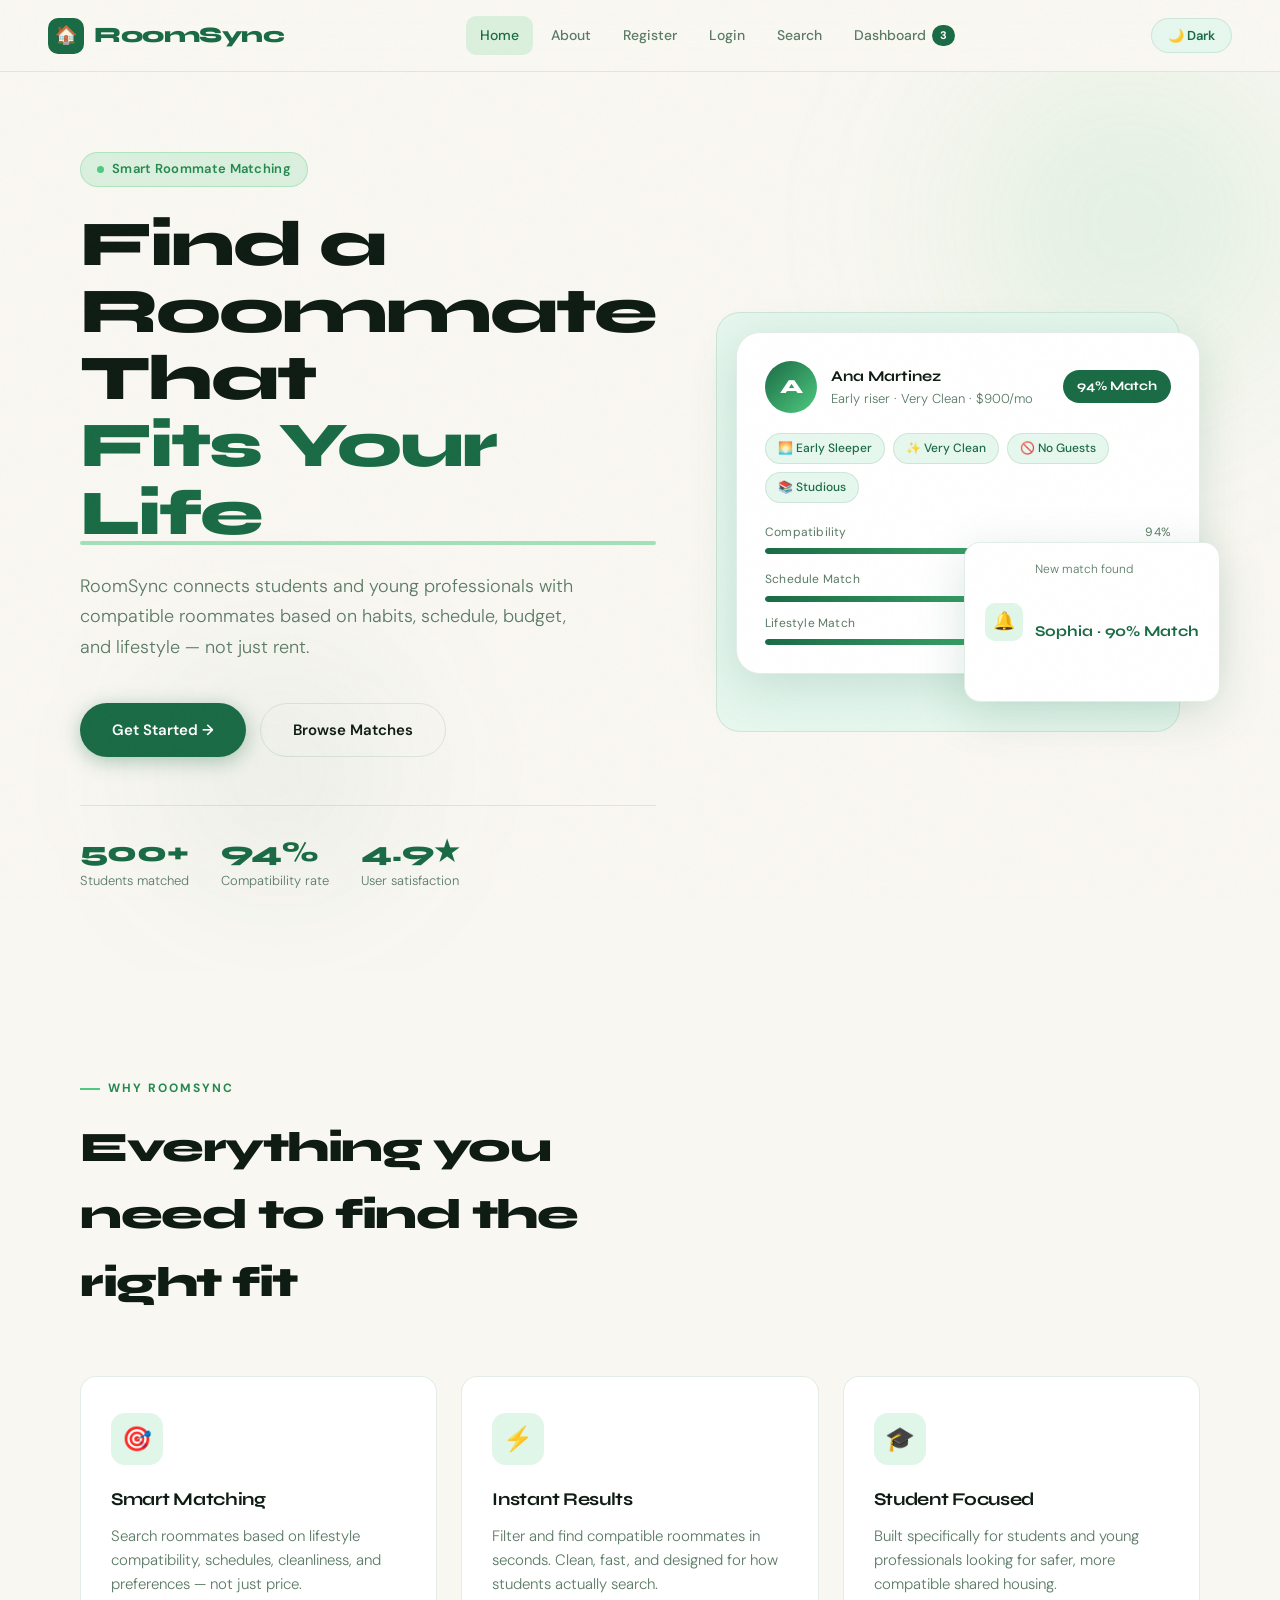
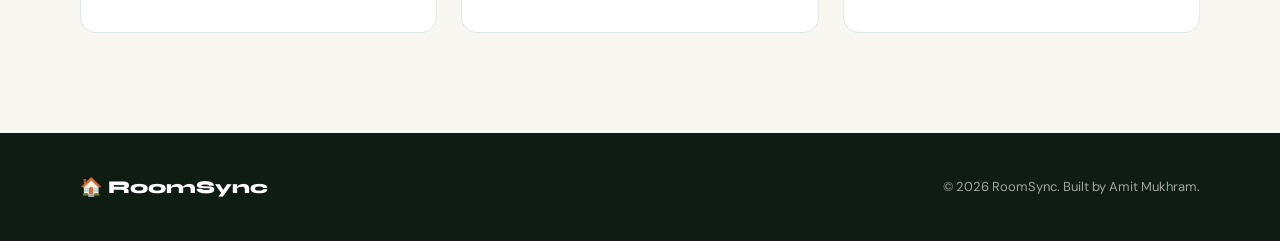
<file: index.html>
<!DOCTYPE html>
<html lang="en">
<head>
  <meta charset="UTF-8">
  <meta name="viewport" content="width=device-width, initial-scale=1.0">
  <title>RoomSync — Find Your Perfect Roommate</title>
  <meta name="description" content="RoomSync helps students and young professionals find compatible roommates based on lifestyle, habits, and preferences.">
  <link rel="stylesheet" href="style.css">
  <script src="script.js" defer></script>
</head>
<body onload="updateHomePage()">

  <nav>
    <a href="index.html" class="nav-logo">
      <div class="nav-logo-icon">🏠</div>
      <h2>RoomSync</h2>
    </a>
    <ul>
      <li><a href="index.html" class="active">Home</a></li>
      <li><a href="about.html">About</a></li>
      <li><a href="register.html">Register</a></li>
      <li><a href="login.html">Login</a></li>
      <li><a href="search.html">Search</a></li>
      <li><a href="dashboard.html">Dashboard <span class="badge">3</span></a></li>
    </ul>
    <button class="theme-btn" onclick="toggleDarkMode()">🌙 Dark</button>
  </nav>

  <!-- HERO -->
  <section class="hero">
    <div class="hero-bg-shape hero-bg-shape-1"></div>
    <div class="hero-bg-shape hero-bg-shape-2"></div>

    <div class="hero-text" id="homeContent">
      <div class="hero-eyebrow">
        <span class="hero-eyebrow-dot"></span>
        Smart Roommate Matching
      </div>
      <h1>Find a Roommate That <span class="accent">Fits Your Life</span></h1>
      <p>RoomSync connects students and young professionals with compatible roommates based on habits, schedule, budget, and lifestyle — not just rent.</p>
      <div class="hero-cta">
        <button class="btn-primary" onclick="showMessage()">Get Started →</button>
        <button class="btn-secondary" onclick="window.location.href='search.html'">Browse Matches</button>
      </div>
      <div class="hero-stats">
        <div class="hero-stat">
          <h3>500+</h3>
          <p>Students matched</p>
        </div>
        <div class="hero-stat">
          <h3>94%</h3>
          <p>Compatibility rate</p>
        </div>
        <div class="hero-stat">
          <h3>4.9★</h3>
          <p>User satisfaction</p>
        </div>
      </div>
    </div>

    <div class="hero-visual">
      <div class="hero-card-stack">
        <div class="hero-card-bg"></div>
        <div class="hero-main-card">
          <div class="hero-profile-row">
            <div class="hero-avatar green">A</div>
            <div class="hero-profile-info">
              <h4>Ana Martinez</h4>
              <p>Early riser · Very Clean · $900/mo</p>
            </div>
            <span class="match-badge-large">94% Match</span>
          </div>
          <div class="hero-tags">
            <span class="tag">🌅 Early Sleeper</span>
            <span class="tag">✨ Very Clean</span>
            <span class="tag">🚫 No Guests</span>
            <span class="tag">📚 Studious</span>
          </div>
          <div class="hero-compat-bar">
            <label><span>Compatibility</span><span>94%</span></label>
            <div class="bar-track"><div class="bar-fill" style="width: 94%"></div></div>
          </div>
          <div style="margin-top: 16px;">
            <div class="hero-compat-bar">
              <label><span>Schedule Match</span><span>97%</span></label>
              <div class="bar-track"><div class="bar-fill" style="width: 97%"></div></div>
            </div>
          </div>
          <div style="margin-top: 12px;">
            <div class="hero-compat-bar">
              <label><span>Lifestyle Match</span><span>89%</span></label>
              <div class="bar-track"><div class="bar-fill" style="width: 89%"></div></div>
            </div>
          </div>
        </div>
      </div>

      <div class="hero-mini-card">
        <div class="mini-icon">🔔</div>
        <div class="mini-card-text">
          <p>New match found</p>
          <p>Sophia · 90% Match</p>
        </div>
      </div>
    </div>
  </section>

  <!-- FEATURES -->
  <section class="features">
    <div class="section-label">Why RoomSync</div>
    <h2 class="section-title">Everything you need to find the right fit</h2>
    <div class="features-grid">
      <div class="feature-card">
        <div class="feature-icon">🎯</div>
        <h3>Smart Matching</h3>
        <p>Search roommates based on lifestyle compatibility, schedules, cleanliness, and preferences — not just price.</p>
      </div>
      <div class="feature-card">
        <div class="feature-icon">⚡</div>
        <h3>Instant Results</h3>
        <p>Filter and find compatible roommates in seconds. Clean, fast, and designed for how students actually search.</p>
      </div>
      <div class="feature-card">
        <div class="feature-icon">🎓</div>
        <h3>Student Focused</h3>
        <p>Built specifically for students and young professionals looking for safer, more compatible shared housing.</p>
      </div>
    </div>
  </section>

  <!-- MEMBER SECTION (shown when logged in) -->
  <section class="member-section" id="memberSection">
    <div class="section-label">Your Activity</div>
    <h2>Welcome back to RoomSync</h2>
    <div class="member-grid">
      <div class="member-card">
        <div class="member-card-icon">💚</div>
        <h3>New Match</h3>
        <p>Ana is a strong match based on cleanliness and early schedule preferences.</p>
        <button class="btn-primary" onclick="window.location.href='search.html'" style="font-size:13px;padding:10px 20px;border-radius:8px;box-shadow:none;">View Match</button>
      </div>
      <div class="member-card">
        <div class="member-card-icon">💬</div>
        <h3>Messages</h3>
        <p>You have a sample message area where future roommate conversations could appear.</p>
        <button class="btn-primary" onclick="showDemoMessage()" style="font-size:13px;padding:10px 20px;border-radius:8px;box-shadow:none;">Open Messages</button>
      </div>
      <div class="member-card">
        <div class="member-card-icon">📋</div>
        <h3>Profile Reminder</h3>
        <p>Complete your compatibility quiz to improve your roommate recommendations.</p>
        <button class="btn-primary" onclick="window.location.href='dashboard.html'" style="font-size:13px;padding:10px 20px;border-radius:8px;box-shadow:none;">Complete Quiz</button>
      </div>
    </div>
  </section>

  <footer>
    <span class="footer-logo">🏠 RoomSync</span>
    <p>© 2026 RoomSync. Built by Amit Mukhram.</p>
  </footer>

</body>
</html>
</file>
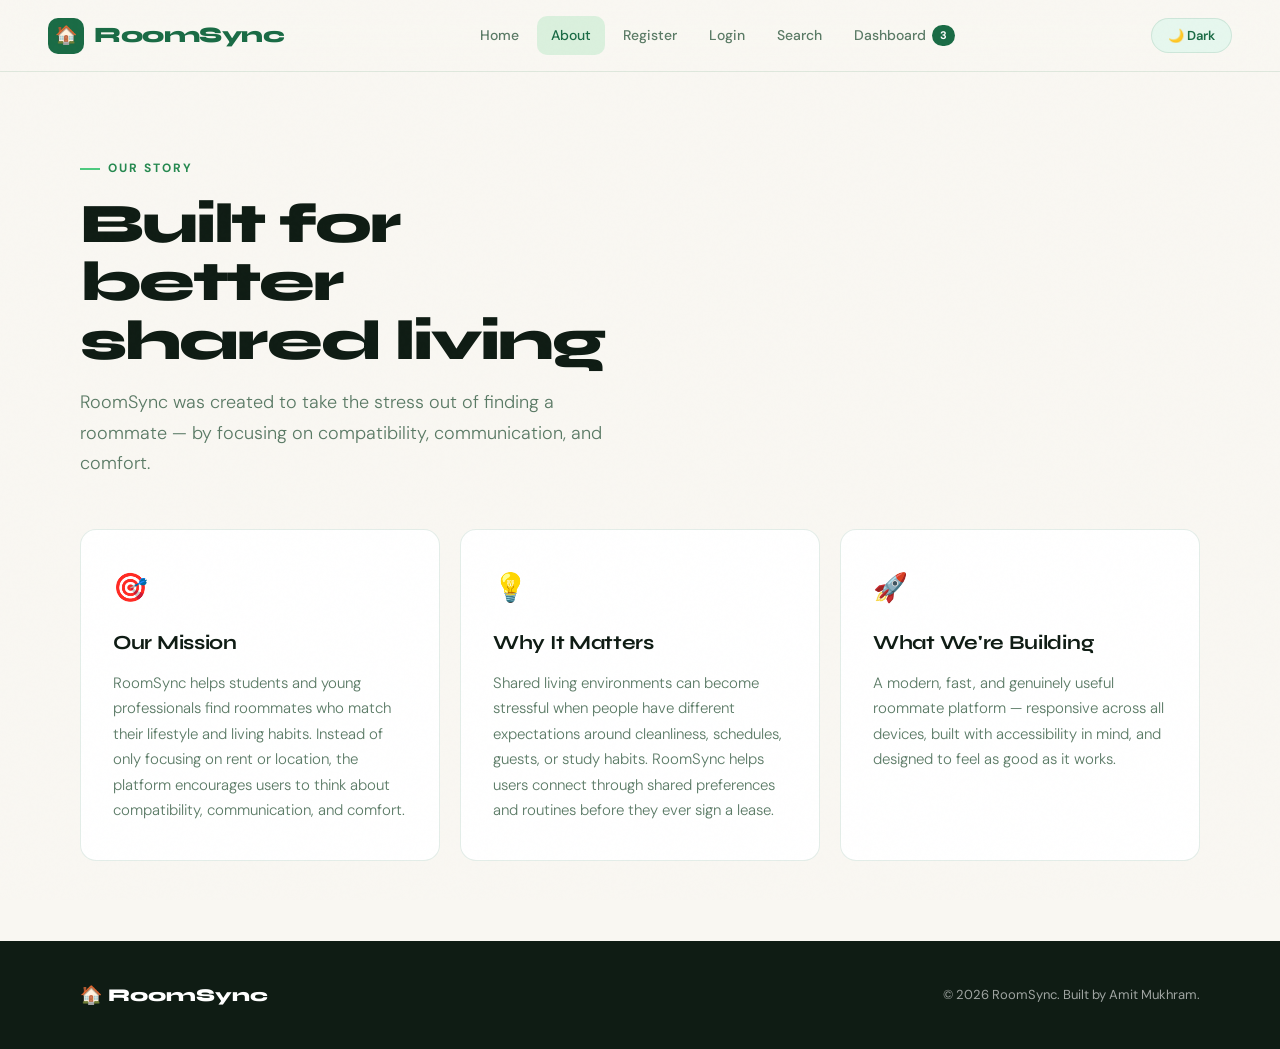
<file: about.html>
<!DOCTYPE html>
<html lang="en">
<head>
  <meta charset="UTF-8">
  <meta name="viewport" content="width=device-width, initial-scale=1.0">
  <title>About — RoomSync</title>
  <meta name="description" content="Learn about RoomSync's mission to help students find compatible roommates.">
  <link rel="stylesheet" href="style.css">
  <script src="script.js" defer></script>
</head>
<body>

  <nav>
    <a href="index.html" class="nav-logo">
      <div class="nav-logo-icon">🏠</div>
      <h2>RoomSync</h2>
    </a>
    <ul>
      <li><a href="index.html">Home</a></li>
      <li><a href="about.html" class="active">About</a></li>
      <li><a href="register.html">Register</a></li>
      <li><a href="login.html">Login</a></li>
      <li><a href="search.html">Search</a></li>
      <li><a href="dashboard.html">Dashboard <span class="badge">3</span></a></li>
    </ul>
    <button class="theme-btn" onclick="toggleDarkMode()">🌙 Dark</button>
  </nav>

  <div class="page-header animate-in">
    <div class="section-label">Our Story</div>
    <h1>Built for better shared living</h1>
    <p>RoomSync was created to take the stress out of finding a roommate — by focusing on compatibility, communication, and comfort.</p>
  </div>

  <section class="content-section">
    <div class="content-card animate-in">
      <div class="content-card-icon">🎯</div>
      <h2>Our Mission</h2>
      <p>RoomSync helps students and young professionals find roommates who match their lifestyle and living habits. Instead of only focusing on rent or location, the platform encourages users to think about compatibility, communication, and comfort.</p>
    </div>
    <div class="content-card animate-in">
      <div class="content-card-icon">💡</div>
      <h2>Why It Matters</h2>
      <p>Shared living environments can become stressful when people have different expectations around cleanliness, schedules, guests, or study habits. RoomSync helps users connect through shared preferences and routines before they ever sign a lease.</p>
    </div>
    <div class="content-card animate-in">
      <div class="content-card-icon">🚀</div>
      <h2>What We're Building</h2>
      <p>A modern, fast, and genuinely useful roommate platform — responsive across all devices, built with accessibility in mind, and designed to feel as good as it works.</p>
    </div>
  </section>

  <footer>
    <span class="footer-logo">🏠 RoomSync</span>
    <p>© 2026 RoomSync. Built by Amit Mukhram.</p>
  </footer>

</body>
</html>
</file>
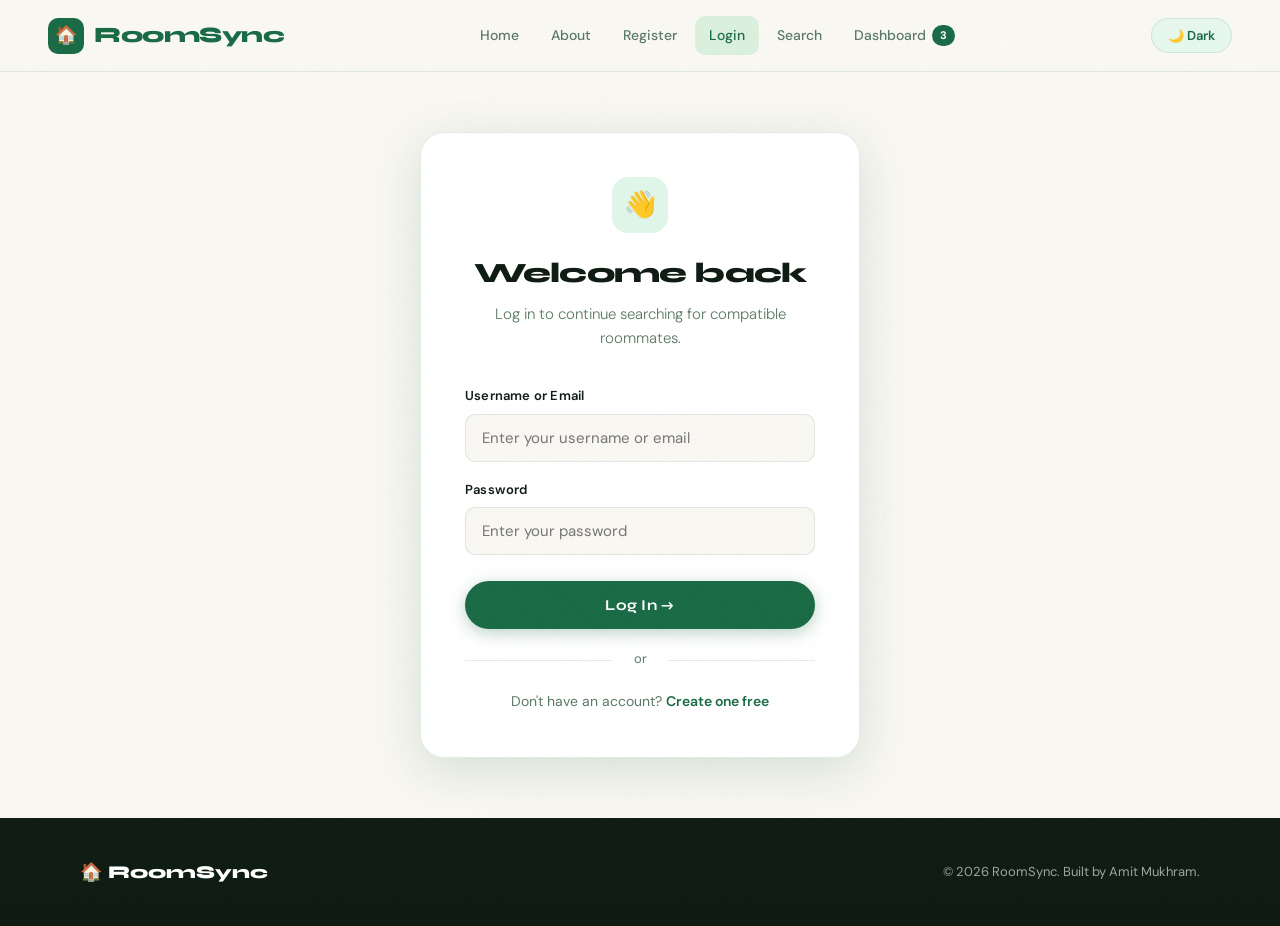
<file: dashboard.html>
<!DOCTYPE html>
<html lang="en">
<head>
  <meta charset="UTF-8">
  <meta name="viewport" content="width=device-width, initial-scale=1.0">
  <title>Dashboard — RoomSync</title>
  <link rel="stylesheet" href="style.css">
  <script src="script.js" defer></script>
</head>
<body class="form-page" onload="checkLogin()">

  <nav>
    <a href="index.html" class="nav-logo">
      <div class="nav-logo-icon">🏠</div>
      <h2>RoomSync</h2>
    </a>
    <ul>
      <li><a href="index.html">Home</a></li>
      <li><a href="about.html">About</a></li>
      <li><a href="register.html">Register</a></li>
      <li><a href="login.html">Login</a></li>
      <li><a href="search.html">Search</a></li>
      <li><a href="dashboard.html" class="active">Dashboard <span class="badge">3</span></a></li>
    </ul>
    <button class="theme-btn" onclick="toggleDarkMode()">🌙 Dark</button>
  </nav>

  <main class="form-container">
    <section class="form-card large-card animate-in">
      <div class="form-card-header">
        <div class="form-card-icon">📋</div>
        <h1>Compatibility Quiz</h1>
        <p class="form-intro">Answer a few questions so RoomSync can find your best matches.</p>
      </div>
      <form onsubmit="return saveQuiz()">
        <div class="form-group">
          <label for="quizName">Your Name</label>
          <input type="text" id="quizName" placeholder="Enter your name" required>
        </div>
        <div class="form-group">
          <label for="quizCleanliness">Cleanliness Preference</label>
          <select id="quizCleanliness" required>
            <option value="">Select one</option>
            <option value="Very Clean">Very Clean</option>
            <option value="Moderate">Moderate</option>
            <option value="Relaxed">Relaxed</option>
          </select>
        </div>
        <div class="form-group">
          <label for="quizSchedule">Sleep Schedule</label>
          <select id="quizSchedule" required>
            <option value="">Select one</option>
            <option value="Early Sleeper">Early Sleeper</option>
            <option value="Night Owl">Night Owl</option>
            <option value="Flexible">Flexible</option>
          </select>
        </div>
        <div class="form-group">
          <label for="quizGuests">Guest Preference</label>
          <select id="quizGuests" required>
            <option value="">Select one</option>
            <option value="Rarely">Rarely has guests</option>
            <option value="Sometimes">Sometimes has guests</option>
            <option value="Often">Often has guests</option>
          </select>
        </div>
        <button type="submit">Save Preferences →</button>
      </form>
      <div id="quizResult" class="result-box" style="display:none;"></div>
      <button class="logout-btn" onclick="logoutUser()">Log Out</button>
    </section>
  </main>

  <footer>
    <span class="footer-logo">🏠 RoomSync</span>
    <p>© 2026 RoomSync. Built by Amit Mukhram.</p>
  </footer>

</body>
</html>
</file>
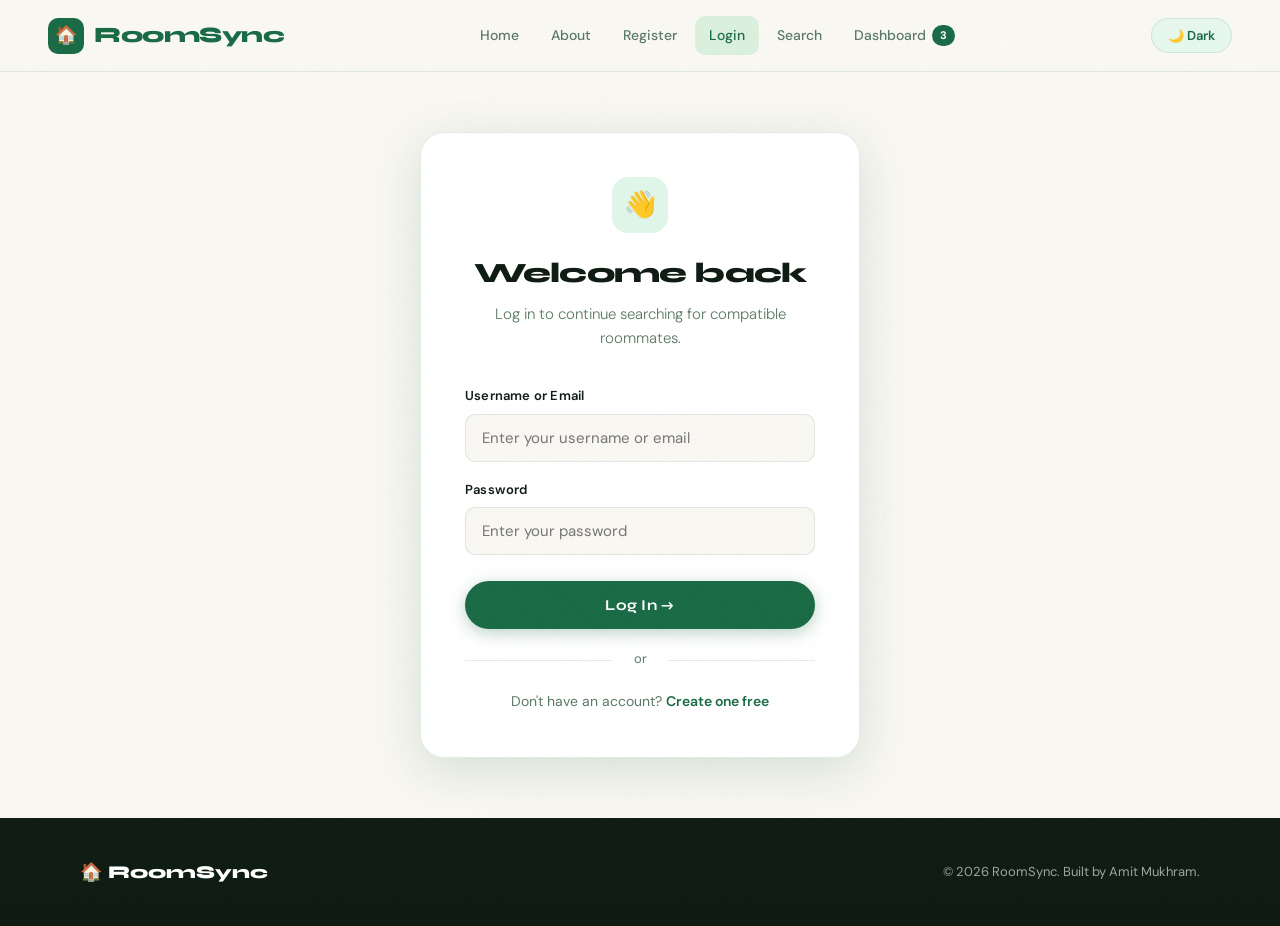
<file: login.html>
<!DOCTYPE html>
<html lang="en">
<head>
  <meta charset="UTF-8">
  <meta name="viewport" content="width=device-width, initial-scale=1.0">
  <title>Login — RoomSync</title>
  <link rel="stylesheet" href="style.css">
  <script src="script.js" defer></script>
</head>
<body class="form-page">

  <nav>
    <a href="index.html" class="nav-logo">
      <div class="nav-logo-icon">🏠</div>
      <h2>RoomSync</h2>
    </a>
    <ul>
      <li><a href="index.html">Home</a></li>
      <li><a href="about.html">About</a></li>
      <li><a href="register.html">Register</a></li>
      <li><a href="login.html" class="active">Login</a></li>
      <li><a href="search.html">Search</a></li>
      <li><a href="dashboard.html">Dashboard <span class="badge">3</span></a></li>
    </ul>
    <button class="theme-btn" onclick="toggleDarkMode()">🌙 Dark</button>
  </nav>

  <main class="form-container">
    <section class="form-card animate-in">
      <div class="form-card-header">
        <div class="form-card-icon">👋</div>
        <h1>Welcome back</h1>
        <p class="form-intro">Log in to continue searching for compatible roommates.</p>
      </div>
      <form onsubmit="return loginUser()">
        <div class="form-group">
          <label for="username">Username or Email</label>
          <input type="text" id="username" name="username" placeholder="Enter your username or email" required>
        </div>
        <div class="form-group">
          <label for="password">Password</label>
          <input type="password" id="password" name="password" placeholder="Enter your password" required>
        </div>
        <button type="submit">Log In →</button>
      </form>
      <div class="form-divider">or</div>
      <p class="form-link">Don't have an account? <a href="register.html">Create one free</a></p>
    </section>
  </main>

  <footer>
    <span class="footer-logo">🏠 RoomSync</span>
    <p>© 2026 RoomSync. Built by Amit Mukhram.</p>
  </footer>

</body>
</html>
</file>
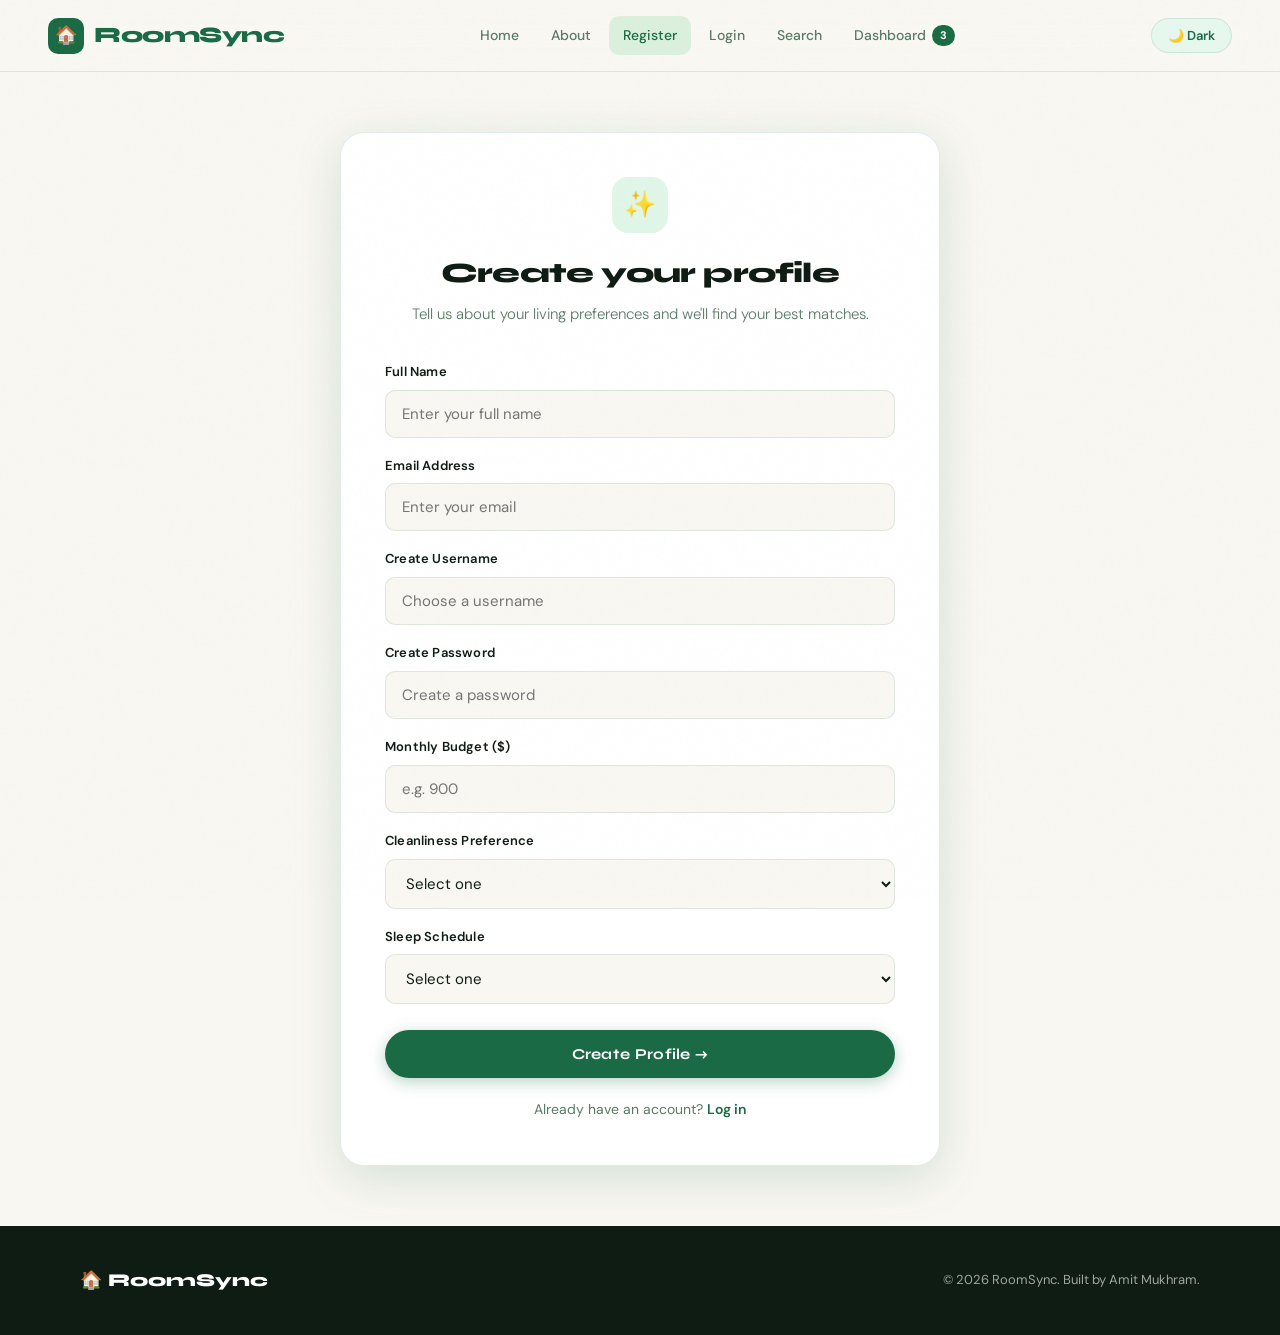
<file: register.html>
<!DOCTYPE html>
<html lang="en">
<head>
  <meta charset="UTF-8">
  <meta name="viewport" content="width=device-width, initial-scale=1.0">
  <title>Register — RoomSync</title>
  <link rel="stylesheet" href="style.css">
  <script src="script.js" defer></script>
</head>
<body class="form-page">

  <nav>
    <a href="index.html" class="nav-logo">
      <div class="nav-logo-icon">🏠</div>
      <h2>RoomSync</h2>
    </a>
    <ul>
      <li><a href="index.html">Home</a></li>
      <li><a href="about.html">About</a></li>
      <li><a href="register.html" class="active">Register</a></li>
      <li><a href="login.html">Login</a></li>
      <li><a href="search.html">Search</a></li>
      <li><a href="dashboard.html">Dashboard <span class="badge">3</span></a></li>
    </ul>
    <button class="theme-btn" onclick="toggleDarkMode()">🌙 Dark</button>
  </nav>

  <main class="form-container">
    <section class="form-card large-card animate-in">
      <div class="form-card-header">
        <div class="form-card-icon">✨</div>
        <h1>Create your profile</h1>
        <p class="form-intro">Tell us about your living preferences and we'll find your best matches.</p>
      </div>
      <form onsubmit="return registerUser()">
        <div class="form-group">
          <label for="fullname">Full Name</label>
          <input type="text" id="fullname" name="fullname" placeholder="Enter your full name" required>
        </div>
        <div class="form-group">
          <label for="email">Email Address</label>
          <input type="email" id="email" name="email" placeholder="Enter your email" required>
        </div>
        <div class="form-group">
          <label for="newUsername">Create Username</label>
          <input type="text" id="newUsername" name="newUsername" placeholder="Choose a username" required>
        </div>
        <div class="form-group">
          <label for="newPassword">Create Password</label>
          <input type="password" id="newPassword" name="newPassword" placeholder="Create a password" required>
        </div>
        <div class="form-group">
          <label for="budget">Monthly Budget ($)</label>
          <input type="number" id="budget" name="budget" placeholder="e.g. 900" required>
        </div>
        <div class="form-group">
          <label for="cleanliness">Cleanliness Preference</label>
          <select id="cleanliness" name="cleanliness" required>
            <option value="">Select one</option>
            <option value="very-clean">Very Clean</option>
            <option value="moderate">Moderate</option>
            <option value="relaxed">Relaxed</option>
          </select>
        </div>
        <div class="form-group">
          <label for="schedule">Sleep Schedule</label>
          <select id="schedule" name="schedule" required>
            <option value="">Select one</option>
            <option value="early">Early Sleeper</option>
            <option value="night">Night Owl</option>
            <option value="flexible">Flexible</option>
          </select>
        </div>
        <button type="submit">Create Profile →</button>
      </form>
      <p class="form-link">Already have an account? <a href="login.html">Log in</a></p>
    </section>
  </main>

  <footer>
    <span class="footer-logo">🏠 RoomSync</span>
    <p>© 2026 RoomSync. Built by Amit Mukhram.</p>
  </footer>

</body>
</html>
</file>
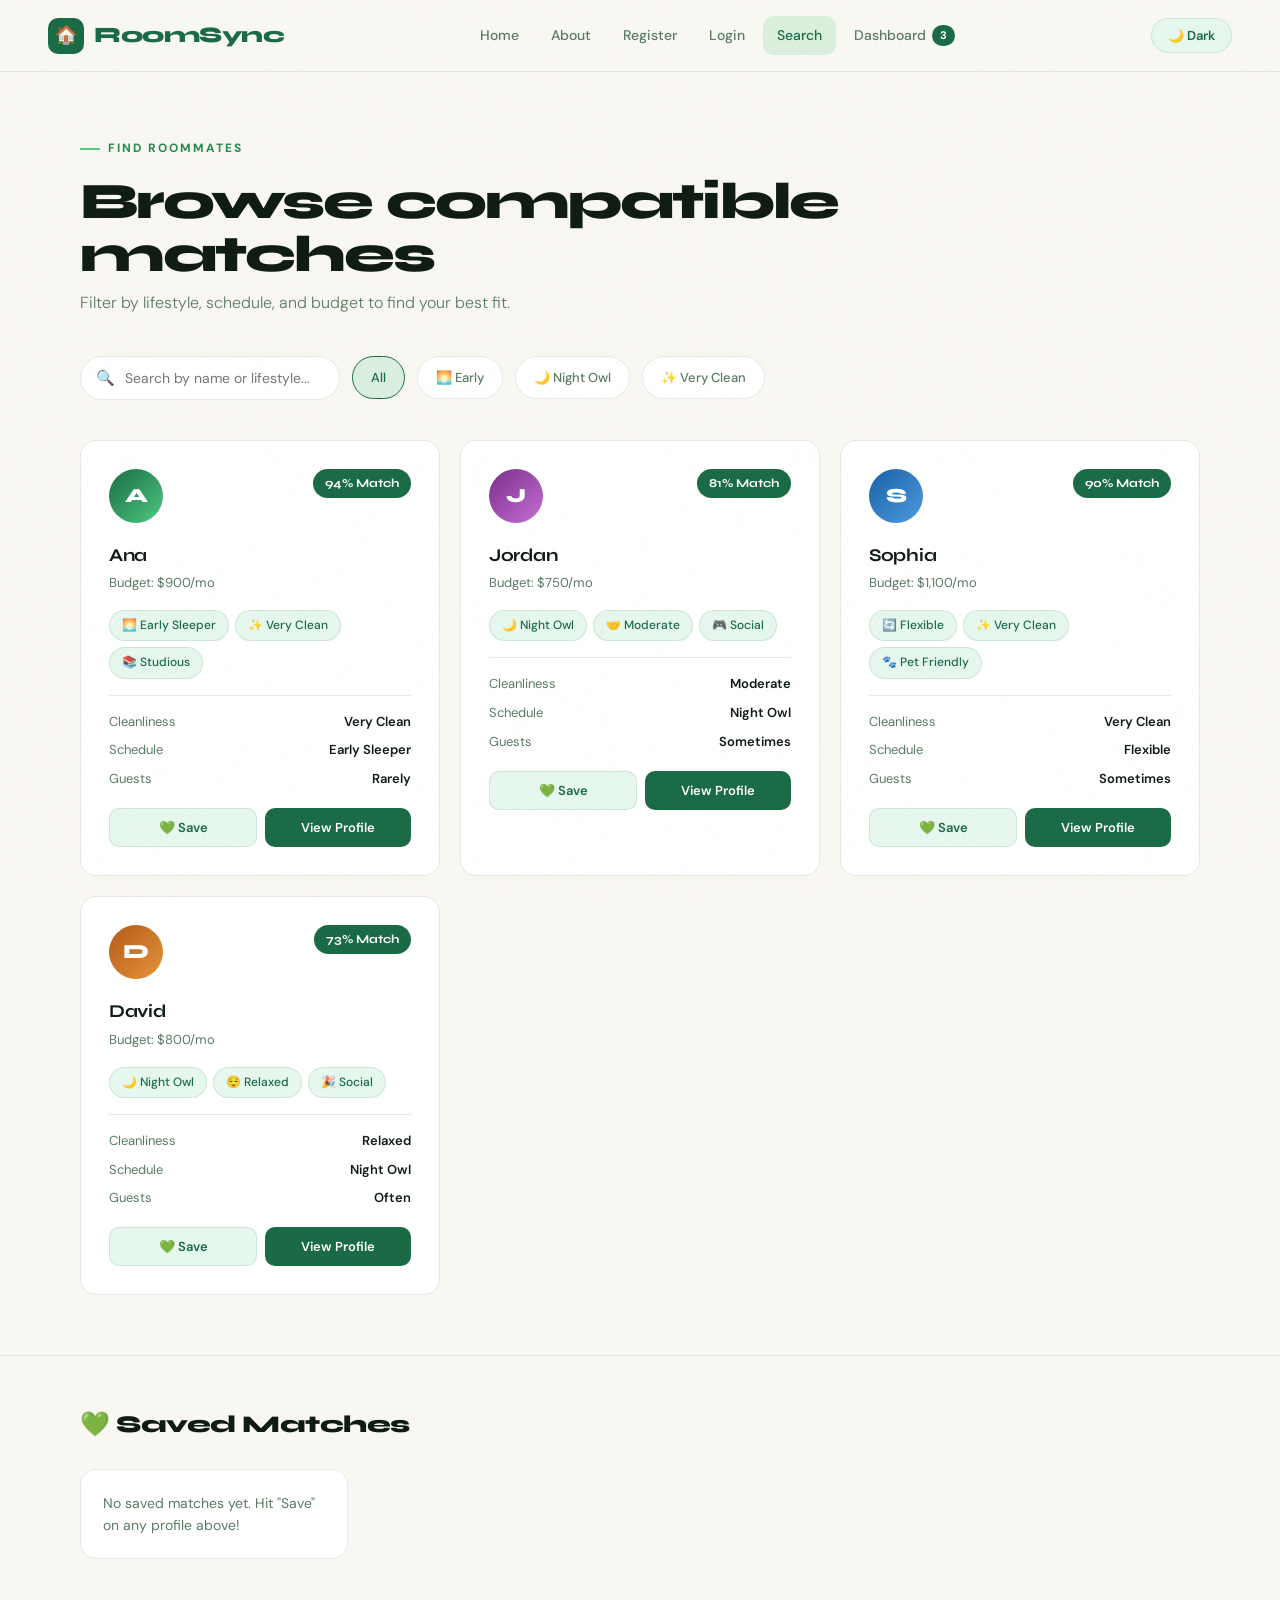
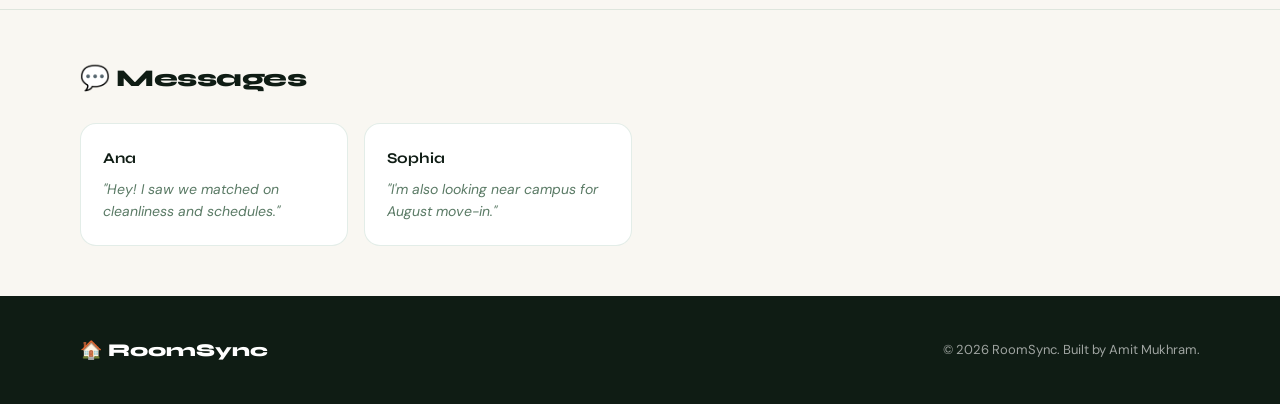
<file: search.html>
<!DOCTYPE html>
<html lang="en">
<head>
  <meta charset="UTF-8">
  <meta name="viewport" content="width=device-width, initial-scale=1.0">
  <title>Search — RoomSync</title>
  <meta name="description" content="Find compatible roommates on RoomSync. Filter by schedule, cleanliness, and budget.">
  <link rel="stylesheet" href="style.css">
  <script src="script.js" defer></script>
</head>
<body>

  <nav>
    <a href="index.html" class="nav-logo">
      <div class="nav-logo-icon">🏠</div>
      <h2>RoomSync</h2>
    </a>
    <ul>
      <li><a href="index.html">Home</a></li>
      <li><a href="about.html">About</a></li>
      <li><a href="register.html">Register</a></li>
      <li><a href="login.html">Login</a></li>
      <li><a href="search.html" class="active">Search</a></li>
      <li><a href="dashboard.html">Dashboard <span class="badge">3</span></a></li>
    </ul>
    <button class="theme-btn" onclick="toggleDarkMode()">🌙 Dark</button>
  </nav>

  <div class="search-hero animate-in">
    <div>
      <div class="section-label">Find Roommates</div>
      <h1>Browse compatible<br>matches</h1>
      <p>Filter by lifestyle, schedule, and budget to find your best fit.</p>
    </div>
    <div class="search-controls">
      <div class="search-input-wrap">
        <span class="search-input-icon">🔍</span>
        <input type="text" id="searchInput" placeholder="Search by name or lifestyle..." onkeyup="filterRoommates()">
      </div>
      <button class="filter-btn active" onclick="setFilter('all', this)">All</button>
      <button class="filter-btn" onclick="setFilter('early', this)">🌅 Early</button>
      <button class="filter-btn" onclick="setFilter('night', this)">🌙 Night Owl</button>
      <button class="filter-btn" onclick="setFilter('clean', this)">✨ Very Clean</button>
    </div>
  </div>

  <div class="roommate-grid" id="roommateGrid">

    <div class="roommate-card" data-keywords="ana clean very clean early sleeper quiet organized" data-schedule="early" data-cleanliness="clean">
      <div class="card-top">
        <div class="profile-circle">A</div>
        <span class="match-percent">94% Match</span>
      </div>
      <h3>Ana</h3>
      <p class="sub">Budget: $900/mo</p>
      <div class="card-tags">
        <span class="tag">🌅 Early Sleeper</span>
        <span class="tag">✨ Very Clean</span>
        <span class="tag">📚 Studious</span>
      </div>
      <div class="card-divider"></div>
      <div class="card-detail"><span>Cleanliness</span><span>Very Clean</span></div>
      <div class="card-detail"><span>Schedule</span><span>Early Sleeper</span></div>
      <div class="card-detail"><span>Guests</span><span>Rarely</span></div>
      <div class="card-actions">
        <button class="btn-save" onclick="saveMatch('Ana')">💚 Save</button>
        <button class="btn-view" onclick="openProfile('Ana', 'Ana is very clean, quiet, and an early sleeper. She prefers organized shared spaces and rarely has guests over. Great match for focused students.')">View Profile</button>
      </div>
    </div>

    <div class="roommate-card" data-keywords="jordan moderate night owl social flexible" data-schedule="night" data-cleanliness="moderate">
      <div class="card-top">
        <div class="profile-circle b">J</div>
        <span class="match-percent">81% Match</span>
      </div>
      <h3>Jordan</h3>
      <p class="sub">Budget: $750/mo</p>
      <div class="card-tags">
        <span class="tag">🌙 Night Owl</span>
        <span class="tag">🤝 Moderate</span>
        <span class="tag">🎮 Social</span>
      </div>
      <div class="card-divider"></div>
      <div class="card-detail"><span>Cleanliness</span><span>Moderate</span></div>
      <div class="card-detail"><span>Schedule</span><span>Night Owl</span></div>
      <div class="card-detail"><span>Guests</span><span>Sometimes</span></div>
      <div class="card-actions">
        <button class="btn-save" onclick="saveMatch('Jordan')">💚 Save</button>
        <button class="btn-view" onclick="openProfile('Jordan', 'Jordan has moderate cleanliness standards, stays up late, and is social. Comfortable with guests and flexible with shared routines. Great for social roommates.')">View Profile</button>
      </div>
    </div>

    <div class="roommate-card" data-keywords="sophia clean very clean flexible quiet pets" data-schedule="flexible" data-cleanliness="clean">
      <div class="card-top">
        <div class="profile-circle c">S</div>
        <span class="match-percent">90% Match</span>
      </div>
      <h3>Sophia</h3>
      <p class="sub">Budget: $1,100/mo</p>
      <div class="card-tags">
        <span class="tag">🔄 Flexible</span>
        <span class="tag">✨ Very Clean</span>
        <span class="tag">🐾 Pet Friendly</span>
      </div>
      <div class="card-divider"></div>
      <div class="card-detail"><span>Cleanliness</span><span>Very Clean</span></div>
      <div class="card-detail"><span>Schedule</span><span>Flexible</span></div>
      <div class="card-detail"><span>Guests</span><span>Sometimes</span></div>
      <div class="card-actions">
        <button class="btn-save" onclick="saveMatch('Sophia')">💚 Save</button>
        <button class="btn-view" onclick="openProfile('Sophia', 'Sophia is very clean, has a flexible schedule, and is comfortable with pets. She is quiet and easy-going. Great for someone who wants a clean, relaxed living environment.')">View Profile</button>
      </div>
    </div>

    <div class="roommate-card" data-keywords="david relaxed night owl casual guests" data-schedule="night" data-cleanliness="relaxed">
      <div class="card-top">
        <div class="profile-circle d">D</div>
        <span class="match-percent">73% Match</span>
      </div>
      <h3>David</h3>
      <p class="sub">Budget: $800/mo</p>
      <div class="card-tags">
        <span class="tag">🌙 Night Owl</span>
        <span class="tag">😌 Relaxed</span>
        <span class="tag">🎉 Social</span>
      </div>
      <div class="card-divider"></div>
      <div class="card-detail"><span>Cleanliness</span><span>Relaxed</span></div>
      <div class="card-detail"><span>Schedule</span><span>Night Owl</span></div>
      <div class="card-detail"><span>Guests</span><span>Often</span></div>
      <div class="card-actions">
        <button class="btn-save" onclick="saveMatch('David')">💚 Save</button>
        <button class="btn-view" onclick="openProfile('David', 'David has a relaxed cleanliness style, stays up late, and often has guests. Great fit for a laid-back social environment.')">View Profile</button>
      </div>
    </div>

  </div>

  <section class="saved-section">
    <h2>💚 Saved Matches</h2>
    <div class="saved-grid" id="savedMatches">
      <div class="saved-card"><p>No saved matches yet. Hit "Save" on any profile above!</p></div>
    </div>
  </section>

  <section class="message-section">
    <h2>💬 Messages</h2>
    <div class="message-grid">
      <div class="message-card">
        <h3>Ana</h3>
        <p>"Hey! I saw we matched on cleanliness and schedules."</p>
      </div>
      <div class="message-card">
        <h3>Sophia</h3>
        <p>"I'm also looking near campus for August move-in."</p>
      </div>
    </div>
  </section>

  <!-- PROFILE MODAL -->
  <div id="profileModal" class="modal">
    <div class="modal-content">
      <button class="close-btn" onclick="closeProfile()">×</button>
      <h2 id="modalName"></h2>
      <p id="modalDetails"></p>
    </div>
  </div>

  <footer>
    <span class="footer-logo">🏠 RoomSync</span>
    <p>© 2026 RoomSync. Built by Amit Mukhram.</p>
  </footer>

</body>
</html>
</file>
<file: style.css>
@import url('https://fonts.googleapis.com/css2?family=Clash+Display:wght@400;500;600;700&family=Syne:wght@400;500;600;700;800&family=DM+Sans:ital,opsz,wght@0,9..40,300;0,9..40,400;0,9..40,500;1,9..40,300&display=swap');

:root {
  --green: #1a6b45;
  --green-mid: #25894f;
  --green-light: #4eca7f;
  --green-glow: rgba(78, 202, 127, 0.18);
  --green-pale: #e6f7ee;
  --cream: #f9f7f2;
  --white: #ffffff;
  --text: #0f1c14;
  --text-muted: #5a7a65;
  --border: rgba(26, 107, 69, 0.12);
  --shadow: 0 4px 24px rgba(26, 107, 69, 0.10);
  --shadow-lg: 0 12px 48px rgba(26, 107, 69, 0.16);
  --radius: 16px;
  --radius-sm: 10px;
  --radius-pill: 100px;
  --transition: 0.3s cubic-bezier(0.4, 0, 0.2, 1);
  --nav-height: 72px;
}

.dark-mode {
  --cream: #0b1610;
  --white: #111f17;
  --text: #e8f5ed;
  --text-muted: #7aab8a;
  --border: rgba(78, 202, 127, 0.12);
  --shadow: 0 4px 24px rgba(0,0,0,0.35);
  --shadow-lg: 0 12px 48px rgba(0,0,0,0.45);
  --green-pale: #0f2218;
}

* {
  margin: 0;
  padding: 0;
  box-sizing: border-box;
}

html {
  scroll-behavior: smooth;
}

body {
  font-family: 'DM Sans', sans-serif;
  background-color: var(--cream);
  color: var(--text);
  line-height: 1.6;
  overflow-x: hidden;
  transition: background-color 0.4s, color 0.4s;
}

/* ── NOISE TEXTURE OVERLAY ── */
body::before {
  content: '';
  position: fixed;
  inset: 0;
  background-image: url("data:image/svg+xml,%3Csvg viewBox='0 0 256 256' xmlns='http://www.w3.org/2000/svg'%3E%3Cfilter id='noise'%3E%3CfeTurbulence type='fractalNoise' baseFrequency='0.9' numOctaves='4' stitchTiles='stitch'/%3E%3C/filter%3E%3Crect width='100%25' height='100%25' filter='url(%23noise)' opacity='0.03'/%3E%3C/svg%3E");
  pointer-events: none;
  z-index: 9999;
  opacity: 0.4;
}

/* ════════════════════════════
   NAVIGATION
════════════════════════════ */
nav {
  position: sticky;
  top: 0;
  z-index: 100;
  height: var(--nav-height);
  background: rgba(249, 247, 242, 0.88);
  backdrop-filter: blur(20px);
  -webkit-backdrop-filter: blur(20px);
  border-bottom: 1px solid var(--border);
  display: flex;
  align-items: center;
  justify-content: space-between;
  padding: 0 48px;
  transition: background 0.3s;
}

.dark-mode nav {
  background: rgba(11, 22, 16, 0.88);
}

.nav-logo {
  display: flex;
  align-items: center;
  gap: 10px;
  text-decoration: none;
}

.nav-logo-icon {
  width: 36px;
  height: 36px;
  background: var(--green);
  border-radius: 10px;
  display: flex;
  align-items: center;
  justify-content: center;
  font-size: 18px;
}

nav h2 {
  font-family: 'Syne', sans-serif;
  font-size: 22px;
  font-weight: 800;
  color: var(--green);
  letter-spacing: -0.5px;
}

nav ul {
  list-style: none;
  display: flex;
  align-items: center;
  gap: 4px;
}

nav ul li a {
  text-decoration: none;
  color: var(--text-muted);
  font-size: 14px;
  font-weight: 500;
  padding: 8px 14px;
  border-radius: var(--radius-sm);
  transition: var(--transition);
  display: flex;
  align-items: center;
  gap: 6px;
}

nav ul li a:hover,
nav ul li a.active {
  color: var(--green);
  background: var(--green-glow);
}

.badge {
  background: var(--green);
  color: white;
  padding: 2px 8px;
  border-radius: var(--radius-pill);
  font-size: 11px;
  font-weight: 700;
}

.theme-btn {
  background: var(--green-pale);
  color: var(--green);
  border: 1px solid var(--border);
  padding: 8px 16px;
  border-radius: var(--radius-pill);
  font-size: 13px;
  font-weight: 600;
  cursor: pointer;
  transition: var(--transition);
  font-family: inherit;
  width: auto;
}

.theme-btn:hover {
  background: var(--green);
  color: white;
  border-color: var(--green);
}

/* ════════════════════════════
   HERO
════════════════════════════ */
.hero {
  min-height: calc(100vh - var(--nav-height));
  display: grid;
  grid-template-columns: 1fr 1fr;
  align-items: center;
  gap: 60px;
  padding: 80px 80px 80px 80px;
  position: relative;
  overflow: hidden;
}

.hero-bg-shape {
  position: absolute;
  border-radius: 50%;
  filter: blur(80px);
  pointer-events: none;
  z-index: 0;
}

.hero-bg-shape-1 {
  width: 500px;
  height: 500px;
  background: radial-gradient(circle, rgba(78, 202, 127, 0.18), transparent 70%);
  top: -100px;
  right: -100px;
}

.hero-bg-shape-2 {
  width: 300px;
  height: 300px;
  background: radial-gradient(circle, rgba(26, 107, 69, 0.12), transparent 70%);
  bottom: 50px;
  left: 10%;
}

.hero-text {
  position: relative;
  z-index: 1;
  animation: fadeUp 0.8s ease both;
}

.hero-eyebrow {
  display: inline-flex;
  align-items: center;
  gap: 8px;
  background: var(--green-glow);
  border: 1px solid rgba(78, 202, 127, 0.3);
  color: var(--green-mid);
  padding: 6px 16px;
  border-radius: var(--radius-pill);
  font-size: 13px;
  font-weight: 600;
  margin-bottom: 24px;
  letter-spacing: 0.3px;
}

.hero-eyebrow-dot {
  width: 7px;
  height: 7px;
  background: var(--green-light);
  border-radius: 50%;
  animation: pulse 2s infinite;
}

@keyframes pulse {
  0%, 100% { opacity: 1; transform: scale(1); }
  50% { opacity: 0.5; transform: scale(0.8); }
}

.hero h1 {
  font-family: 'Syne', sans-serif;
  font-size: clamp(40px, 5vw, 64px);
  font-weight: 800;
  line-height: 1.05;
  letter-spacing: -2px;
  color: var(--text);
  margin-bottom: 24px;
}

.hero h1 .accent {
  color: var(--green);
  position: relative;
  display: inline-block;
}

.hero h1 .accent::after {
  content: '';
  position: absolute;
  bottom: 2px;
  left: 0;
  width: 100%;
  height: 4px;
  background: var(--green-light);
  border-radius: 2px;
  opacity: 0.5;
}

.hero p {
  font-size: 18px;
  color: var(--text-muted);
  line-height: 1.7;
  margin-bottom: 40px;
  max-width: 500px;
  font-weight: 300;
}

.hero-cta {
  display: flex;
  gap: 14px;
  flex-wrap: wrap;
}

.btn-primary {
  background: var(--green);
  color: white;
  border: none;
  padding: 16px 32px;
  border-radius: var(--radius-pill);
  font-size: 15px;
  font-weight: 600;
  cursor: pointer;
  transition: var(--transition);
  font-family: inherit;
  display: inline-flex;
  align-items: center;
  gap: 8px;
  box-shadow: 0 4px 20px rgba(26, 107, 69, 0.35);
}

.btn-primary:hover {
  background: var(--green-mid);
  transform: translateY(-2px);
  box-shadow: 0 8px 30px rgba(26, 107, 69, 0.45);
}

.btn-secondary {
  background: transparent;
  color: var(--text);
  border: 1.5px solid var(--border);
  padding: 16px 32px;
  border-radius: var(--radius-pill);
  font-size: 15px;
  font-weight: 600;
  cursor: pointer;
  transition: var(--transition);
  font-family: inherit;
  display: inline-flex;
  align-items: center;
  gap: 8px;
}

.btn-secondary:hover {
  border-color: var(--green);
  color: var(--green);
  transform: translateY(-2px);
}

.hero-stats {
  display: flex;
  gap: 32px;
  margin-top: 48px;
  padding-top: 32px;
  border-top: 1px solid var(--border);
}

.hero-stat h3 {
  font-family: 'Syne', sans-serif;
  font-size: 28px;
  font-weight: 800;
  color: var(--green);
  line-height: 1;
}

.hero-stat p {
  font-size: 13px;
  color: var(--text-muted);
  margin-bottom: 0;
  margin-top: 4px;
}

/* Hero Visual Panel */
.hero-visual {
  position: relative;
  z-index: 1;
  animation: fadeUp 0.8s 0.2s ease both;
}

.hero-card-stack {
  position: relative;
  height: 420px;
}

.hero-main-card {
  position: absolute;
  top: 20px;
  left: 20px;
  right: 0;
  background: var(--white);
  border-radius: 24px;
  padding: 28px;
  box-shadow: var(--shadow-lg);
  border: 1px solid var(--border);
}

.hero-card-bg {
  position: absolute;
  top: 0;
  left: 0;
  right: 20px;
  background: var(--green-pale);
  border-radius: 24px;
  height: 100%;
  border: 1px solid var(--border);
}

.hero-profile-row {
  display: flex;
  align-items: center;
  gap: 14px;
  margin-bottom: 20px;
}

.hero-avatar {
  width: 52px;
  height: 52px;
  border-radius: 50%;
  display: flex;
  align-items: center;
  justify-content: center;
  font-family: 'Syne', sans-serif;
  font-weight: 800;
  font-size: 20px;
  color: white;
  flex-shrink: 0;
}

.hero-avatar.green { background: linear-gradient(135deg, #1a6b45, #4eca7f); }
.hero-avatar.teal { background: linear-gradient(135deg, #0d7e6e, #2ec9b2); }
.hero-avatar.amber { background: linear-gradient(135deg, #b05a1a, #e8943a); }

.hero-profile-info h4 {
  font-family: 'Syne', sans-serif;
  font-weight: 700;
  font-size: 15px;
  color: var(--text);
}

.hero-profile-info p {
  font-size: 13px;
  color: var(--text-muted);
  margin: 0;
}

.match-badge-large {
  margin-left: auto;
  background: var(--green);
  color: white;
  padding: 6px 14px;
  border-radius: var(--radius-pill);
  font-size: 13px;
  font-weight: 700;
  font-family: 'Syne', sans-serif;
}

.hero-tags {
  display: flex;
  gap: 8px;
  flex-wrap: wrap;
  margin-bottom: 20px;
}

.tag {
  background: var(--green-pale);
  color: var(--green);
  padding: 5px 12px;
  border-radius: var(--radius-pill);
  font-size: 12px;
  font-weight: 500;
  border: 1px solid var(--border);
}

.hero-compat-bar {
  margin-top: 4px;
}

.hero-compat-bar label {
  display: flex;
  justify-content: space-between;
  font-size: 12px;
  color: var(--text-muted);
  margin-bottom: 6px;
  font-weight: 400;
}

.bar-track {
  height: 6px;
  background: var(--green-pale);
  border-radius: 3px;
  overflow: hidden;
}

.bar-fill {
  height: 100%;
  background: linear-gradient(90deg, var(--green), var(--green-light));
  border-radius: 3px;
  transition: width 1s ease;
}

/* floating mini card */
.hero-mini-card {
  position: absolute;
  bottom: 30px;
  right: -20px;
  background: var(--white);
  border-radius: 16px;
  padding: 16px 20px;
  box-shadow: var(--shadow-lg);
  border: 1px solid var(--border);
  display: flex;
  align-items: center;
  gap: 12px;
  animation: floatCard 4s ease-in-out infinite;
}

@keyframes floatCard {
  0%, 100% { transform: translateY(0); }
  50% { transform: translateY(-10px); }
}

.mini-icon {
  width: 38px;
  height: 38px;
  background: var(--green-glow);
  border-radius: 10px;
  display: flex;
  align-items: center;
  justify-content: center;
  font-size: 18px;
}

.mini-card-text p:first-child {
  font-size: 12px;
  color: var(--text-muted);
}

.mini-card-text p:last-child {
  font-family: 'Syne', sans-serif;
  font-size: 15px;
  font-weight: 700;
  color: var(--green);
}

/* ════════════════════════════
   FEATURES
════════════════════════════ */
.features {
  padding: 100px 80px;
  position: relative;
}

.section-label {
  display: inline-flex;
  align-items: center;
  gap: 8px;
  font-size: 12px;
  font-weight: 700;
  letter-spacing: 2px;
  text-transform: uppercase;
  color: var(--green-mid);
  margin-bottom: 16px;
}

.section-label::before {
  content: '';
  width: 20px;
  height: 2px;
  background: var(--green-light);
  display: inline-block;
}

.section-title {
  font-family: 'Syne', sans-serif;
  font-size: clamp(28px, 4vw, 42px);
  font-weight: 800;
  letter-spacing: -1.5px;
  color: var(--text);
  margin-bottom: 60px;
  max-width: 500px;
}

.features-grid {
  display: grid;
  grid-template-columns: repeat(3, 1fr);
  gap: 24px;
}

.feature-card {
  background: var(--white);
  border: 1px solid var(--border);
  border-radius: var(--radius);
  padding: 36px 30px;
  transition: var(--transition);
  position: relative;
  overflow: hidden;
}

.feature-card::before {
  content: '';
  position: absolute;
  top: 0;
  left: 0;
  width: 100%;
  height: 3px;
  background: linear-gradient(90deg, var(--green), var(--green-light));
  transform: scaleX(0);
  transform-origin: left;
  transition: var(--transition);
}

.feature-card:hover {
  transform: translateY(-6px);
  box-shadow: var(--shadow-lg);
  border-color: rgba(78, 202, 127, 0.2);
}

.feature-card:hover::before {
  transform: scaleX(1);
}

.feature-icon {
  width: 52px;
  height: 52px;
  background: var(--green-glow);
  border-radius: 14px;
  display: flex;
  align-items: center;
  justify-content: center;
  font-size: 24px;
  margin-bottom: 20px;
}

.feature-card h3 {
  font-family: 'Syne', sans-serif;
  font-size: 18px;
  font-weight: 700;
  color: var(--text);
  margin-bottom: 10px;
  letter-spacing: -0.3px;
}

.feature-card p {
  font-size: 15px;
  color: var(--text-muted);
  line-height: 1.6;
  font-weight: 300;
}

/* ════════════════════════════
   MEMBER SECTION
════════════════════════════ */
.member-section {
  display: none;
  padding: 80px;
  background: var(--green-pale);
  border-top: 1px solid var(--border);
  border-bottom: 1px solid var(--border);
}

.member-section h2 {
  font-family: 'Syne', sans-serif;
  font-size: 36px;
  font-weight: 800;
  letter-spacing: -1px;
  color: var(--text);
  margin-bottom: 32px;
}

.member-grid {
  display: grid;
  grid-template-columns: repeat(auto-fit, minmax(260px, 1fr));
  gap: 20px;
}

.member-card {
  background: var(--white);
  border: 1px solid var(--border);
  border-radius: var(--radius);
  padding: 28px;
  transition: var(--transition);
}

.member-card:hover {
  transform: translateY(-4px);
  box-shadow: var(--shadow);
}

.member-card-icon {
  font-size: 28px;
  margin-bottom: 14px;
}

.member-card h3 {
  font-family: 'Syne', sans-serif;
  font-size: 16px;
  font-weight: 700;
  color: var(--text);
  margin-bottom: 8px;
}

.member-card p {
  font-size: 14px;
  color: var(--text-muted);
  margin-bottom: 18px;
  line-height: 1.5;
}

.member-card button {
  font-size: 13px;
  padding: 10px 20px;
  border-radius: var(--radius-pill);
  width: auto;
}

/* ════════════════════════════
   FOOTER
════════════════════════════ */
footer {
  background: var(--text);
  color: rgba(255,255,255,0.6);
  padding: 40px 80px;
  display: flex;
  align-items: center;
  justify-content: space-between;
  flex-wrap: wrap;
  gap: 16px;
}

.dark-mode footer {
  background: #060e09;
}

footer .footer-logo {
  font-family: 'Syne', sans-serif;
  font-size: 18px;
  font-weight: 800;
  color: white;
}

footer p {
  font-size: 13px;
}

/* ════════════════════════════
   SEARCH PAGE
════════════════════════════ */
.search-hero {
  padding: 60px 80px 40px;
  display: flex;
  align-items: flex-end;
  justify-content: space-between;
  gap: 40px;
  flex-wrap: wrap;
}

.search-hero h1 {
  font-family: 'Syne', sans-serif;
  font-size: clamp(32px, 4vw, 52px);
  font-weight: 800;
  letter-spacing: -2px;
  color: var(--text);
  line-height: 1.05;
  margin-bottom: 8px;
}

.search-hero p {
  color: var(--text-muted);
  font-size: 16px;
  font-weight: 300;
}

.search-controls {
  display: flex;
  gap: 12px;
  align-items: center;
  flex-wrap: wrap;
}

.search-input-wrap {
  position: relative;
}

.search-input-wrap input {
  background: var(--white);
  border: 1.5px solid var(--border);
  border-radius: var(--radius-pill);
  padding: 12px 20px 12px 44px;
  font-size: 14px;
  color: var(--text);
  font-family: inherit;
  width: 260px;
  transition: var(--transition);
  outline: none;
}

.search-input-wrap input:focus {
  border-color: var(--green);
  box-shadow: 0 0 0 3px var(--green-glow);
}

.search-input-icon {
  position: absolute;
  left: 16px;
  top: 50%;
  transform: translateY(-50%);
  color: var(--text-muted);
  font-size: 15px;
  pointer-events: none;
}

.filter-btn {
  background: var(--white);
  border: 1.5px solid var(--border);
  color: var(--text-muted);
  padding: 12px 18px;
  border-radius: var(--radius-pill);
  font-size: 13px;
  font-weight: 500;
  cursor: pointer;
  font-family: inherit;
  display: flex;
  align-items: center;
  gap: 6px;
  transition: var(--transition);
  width: auto;
}

.filter-btn:hover, .filter-btn.active {
  border-color: var(--green);
  color: var(--green);
  background: var(--green-glow);
}

.roommate-grid {
  display: grid;
  grid-template-columns: repeat(auto-fill, minmax(280px, 1fr));
  gap: 20px;
  padding: 0 80px 60px;
}

.roommate-card {
  background: var(--white);
  border: 1px solid var(--border);
  border-radius: var(--radius);
  padding: 28px;
  transition: var(--transition);
  position: relative;
  overflow: hidden;
  cursor: pointer;
}

.roommate-card:hover {
  transform: translateY(-5px);
  box-shadow: var(--shadow-lg);
  border-color: rgba(78, 202, 127, 0.25);
}

.card-top {
  display: flex;
  align-items: flex-start;
  justify-content: space-between;
  margin-bottom: 18px;
}

.profile-circle {
  width: 54px;
  height: 54px;
  border-radius: 50%;
  display: flex;
  align-items: center;
  justify-content: center;
  font-family: 'Syne', sans-serif;
  font-weight: 800;
  font-size: 20px;
  color: white;
  background: linear-gradient(135deg, var(--green), var(--green-light));
  flex-shrink: 0;
}

.profile-circle.b { background: linear-gradient(135deg, #7b2d8b, #c46fd4); }
.profile-circle.c { background: linear-gradient(135deg, #1a5fa6, #4d9de0); }
.profile-circle.d { background: linear-gradient(135deg, #b05a1a, #e8943a); }

.match-percent {
  background: var(--green);
  color: white;
  padding: 5px 12px;
  border-radius: var(--radius-pill);
  font-size: 12px;
  font-weight: 700;
  font-family: 'Syne', sans-serif;
}

.roommate-card h3 {
  font-family: 'Syne', sans-serif;
  font-size: 18px;
  font-weight: 700;
  color: var(--text);
  margin-bottom: 4px;
  letter-spacing: -0.3px;
}

.roommate-card .sub {
  font-size: 13px;
  color: var(--text-muted);
  margin-bottom: 16px;
}

.card-tags {
  display: flex;
  flex-wrap: wrap;
  gap: 6px;
  margin-bottom: 16px;
}

.card-divider {
  height: 1px;
  background: var(--border);
  margin: 16px 0;
}

.card-detail {
  display: flex;
  justify-content: space-between;
  font-size: 13px;
  margin-bottom: 8px;
}

.card-detail span:first-child {
  color: var(--text-muted);
}

.card-detail span:last-child {
  font-weight: 600;
  color: var(--text);
}

.card-actions {
  display: flex;
  gap: 8px;
  margin-top: 18px;
}

.card-actions button {
  flex: 1;
  padding: 10px;
  font-size: 13px;
  font-weight: 600;
  border-radius: var(--radius-sm);
  border: none;
  cursor: pointer;
  font-family: inherit;
  transition: var(--transition);
}

.btn-save {
  background: var(--green-pale);
  color: var(--green);
  border: 1px solid var(--border) !important;
}

.btn-save:hover {
  background: var(--green-glow);
}

.btn-view {
  background: var(--green);
  color: white;
}

.btn-view:hover {
  background: var(--green-mid);
}

/* ════════════════════════════
   SAVED + MESSAGES
════════════════════════════ */
.saved-section,
.message-section {
  padding: 50px 80px;
  border-top: 1px solid var(--border);
}

.saved-section h2,
.message-section h2 {
  font-family: 'Syne', sans-serif;
  font-size: 24px;
  font-weight: 800;
  letter-spacing: -0.5px;
  color: var(--text);
  margin-bottom: 24px;
}

.saved-grid,
.message-grid {
  display: grid;
  grid-template-columns: repeat(auto-fill, minmax(240px, 1fr));
  gap: 16px;
}

.saved-card,
.message-card {
  background: var(--white);
  border: 1px solid var(--border);
  border-radius: var(--radius);
  padding: 22px;
  font-size: 14px;
  color: var(--text-muted);
  transition: var(--transition);
}

.message-card h3 {
  font-family: 'Syne', sans-serif;
  font-size: 15px;
  font-weight: 700;
  color: var(--text);
  margin-bottom: 8px;
}

.message-card p {
  font-size: 14px;
  color: var(--text-muted);
  font-style: italic;
}

/* ════════════════════════════
   FORMS (LOGIN + REGISTER + DASHBOARD)
════════════════════════════ */
.form-page {
  min-height: 100vh;
  display: flex;
  flex-direction: column;
}

.form-container {
  flex: 1;
  display: flex;
  justify-content: center;
  align-items: center;
  padding: 60px 20px;
}

.form-card {
  background: var(--white);
  border: 1px solid var(--border);
  width: 100%;
  max-width: 440px;
  padding: 44px;
  border-radius: 24px;
  box-shadow: var(--shadow-lg);
}

.form-card.large-card {
  max-width: 600px;
}

.form-card-header {
  text-align: center;
  margin-bottom: 36px;
}

.form-card-icon {
  width: 56px;
  height: 56px;
  background: var(--green-glow);
  border-radius: 16px;
  display: flex;
  align-items: center;
  justify-content: center;
  font-size: 26px;
  margin: 0 auto 18px;
}

.form-card h1 {
  font-family: 'Syne', sans-serif;
  font-size: 28px;
  font-weight: 800;
  color: var(--text);
  letter-spacing: -0.8px;
  margin-bottom: 6px;
}

.form-intro {
  color: var(--text-muted);
  font-size: 15px;
  font-weight: 300;
}

.form-group {
  margin-bottom: 18px;
}

label {
  display: block;
  font-size: 13px;
  font-weight: 600;
  color: var(--text);
  margin-bottom: 7px;
  letter-spacing: 0.2px;
}

.form-card input,
.form-card select {
  width: 100%;
  padding: 13px 16px;
  border: 1.5px solid var(--border);
  border-radius: var(--radius-sm);
  font-size: 15px;
  font-family: inherit;
  color: var(--text);
  background: var(--cream);
  transition: var(--transition);
  outline: none;
  margin-bottom: 0;
}

.form-card input:focus,
.form-card select:focus {
  border-color: var(--green);
  box-shadow: 0 0 0 3px var(--green-glow);
  background: var(--white);
}

.form-card button[type="submit"],
.form-card .submit-btn {
  width: 100%;
  padding: 15px;
  background: var(--green);
  color: white;
  border: none;
  border-radius: var(--radius-pill);
  font-size: 15px;
  font-weight: 700;
  cursor: pointer;
  font-family: 'Syne', sans-serif;
  letter-spacing: 0.3px;
  transition: var(--transition);
  margin-top: 8px;
  box-shadow: 0 4px 16px rgba(26, 107, 69, 0.3);
}

.form-card button[type="submit"]:hover,
.form-card .submit-btn:hover {
  background: var(--green-mid);
  transform: translateY(-1px);
  box-shadow: 0 6px 22px rgba(26, 107, 69, 0.4);
}

.form-divider {
  text-align: center;
  font-size: 13px;
  color: var(--text-muted);
  margin: 20px 0;
  position: relative;
}

.form-divider::before,
.form-divider::after {
  content: '';
  position: absolute;
  top: 50%;
  width: 42%;
  height: 1px;
  background: var(--border);
}

.form-divider::before { left: 0; }
.form-divider::after { right: 0; }

.form-link {
  text-align: center;
  font-size: 14px;
  color: var(--text-muted);
  margin-top: 20px;
}

.form-link a {
  color: var(--green);
  text-decoration: none;
  font-weight: 600;
}

.form-link a:hover {
  text-decoration: underline;
}

/* Dashboard result box */
.result-box {
  margin-top: 24px;
  background: var(--green-pale);
  border: 1px solid var(--border);
  padding: 22px;
  border-radius: var(--radius);
  text-align: left;
}

.result-box h3 {
  font-family: 'Syne', sans-serif;
  color: var(--green);
  margin-bottom: 12px;
  font-size: 16px;
  font-weight: 700;
}

.result-box p {
  font-size: 14px;
  color: var(--text-muted);
  margin-bottom: 6px;
}

.logout-btn {
  width: 100%;
  margin-top: 16px;
  background: transparent !important;
  border: 1.5px solid var(--border) !important;
  color: var(--text-muted) !important;
  border-radius: var(--radius-pill) !important;
  font-size: 14px !important;
  padding: 12px !important;
  box-shadow: none !important;
}

.logout-btn:hover {
  border-color: #e53e3e !important;
  color: #e53e3e !important;
  background: rgba(229, 62, 62, 0.06) !important;
  transform: none !important;
}

/* ════════════════════════════
   ABOUT PAGE
════════════════════════════ */
.page-header {
  padding: 80px 80px 50px;
  max-width: 700px;
}

.page-header h1 {
  font-family: 'Syne', sans-serif;
  font-size: clamp(36px, 5vw, 56px);
  font-weight: 800;
  letter-spacing: -2px;
  color: var(--text);
  line-height: 1.05;
  margin-bottom: 16px;
}

.page-header p {
  font-size: 18px;
  color: var(--text-muted);
  font-weight: 300;
  line-height: 1.7;
}

.content-section {
  display: grid;
  grid-template-columns: repeat(auto-fit, minmax(280px, 1fr));
  gap: 20px;
  padding: 0 80px 80px;
}

.content-card {
  background: var(--white);
  border: 1px solid var(--border);
  padding: 36px 32px;
  border-radius: var(--radius);
  transition: var(--transition);
}

.content-card:hover {
  transform: translateY(-4px);
  box-shadow: var(--shadow);
}

.content-card-icon {
  font-size: 28px;
  margin-bottom: 16px;
}

.content-card h2 {
  font-family: 'Syne', sans-serif;
  font-size: 20px;
  font-weight: 700;
  color: var(--text);
  margin-bottom: 12px;
  letter-spacing: -0.3px;
}

.content-card p {
  font-size: 15px;
  color: var(--text-muted);
  line-height: 1.7;
  font-weight: 300;
}

/* ════════════════════════════
   MODAL
════════════════════════════ */
.modal {
  display: none;
  position: fixed;
  inset: 0;
  background: rgba(0,0,0,0.5);
  backdrop-filter: blur(6px);
  justify-content: center;
  align-items: center;
  z-index: 1000;
  padding: 20px;
}

.modal-content {
  background: var(--white);
  max-width: 460px;
  width: 100%;
  padding: 40px;
  border-radius: 24px;
  position: relative;
  box-shadow: 0 24px 60px rgba(0,0,0,0.2);
  border: 1px solid var(--border);
  animation: modalIn 0.25s ease;
}

@keyframes modalIn {
  from { transform: scale(0.95); opacity: 0; }
  to { transform: scale(1); opacity: 1; }
}

.modal-content h2 {
  font-family: 'Syne', sans-serif;
  font-size: 24px;
  font-weight: 800;
  color: var(--text);
  margin-bottom: 12px;
  letter-spacing: -0.5px;
}

.modal-content p {
  color: var(--text-muted);
  font-size: 15px;
  line-height: 1.6;
}

.close-btn {
  position: absolute;
  top: 16px;
  right: 16px;
  width: 34px !important;
  height: 34px;
  padding: 0 !important;
  background: var(--green-pale) !important;
  color: var(--text-muted) !important;
  border-radius: 50% !important;
  font-size: 18px !important;
  display: flex;
  align-items: center;
  justify-content: center;
  border: none;
  cursor: pointer;
  transition: var(--transition);
  box-shadow: none !important;
}

.close-btn:hover {
  background: var(--green-glow) !important;
  color: var(--green) !important;
  transform: none !important;
}

/* ════════════════════════════
   ANIMATIONS
════════════════════════════ */
@keyframes fadeUp {
  from { opacity: 0; transform: translateY(24px); }
  to { opacity: 1; transform: translateY(0); }
}

.animate-in {
  animation: fadeUp 0.6s ease both;
}

/* ════════════════════════════
   RESPONSIVE
════════════════════════════ */
@media (max-width: 1024px) {
  .hero {
    grid-template-columns: 1fr;
    padding: 60px 40px;
    text-align: center;
  }
  .hero p { max-width: 100%; }
  .hero-cta { justify-content: center; }
  .hero-stats { justify-content: center; }
  .hero-visual { display: none; }
  .features { padding: 60px 40px; }
  .features-grid { grid-template-columns: 1fr; }
  .roommate-grid { padding: 0 40px 60px; }
  .search-hero { padding: 40px 40px 30px; }
  .saved-section, .message-section { padding: 40px; }
  .page-header { padding: 60px 40px 40px; }
  .content-section { padding: 0 40px 60px; }
  footer { padding: 32px 40px; }
  .member-section { padding: 60px 40px; }
}

@media (max-width: 768px) {
  nav {
    padding: 0 20px;
    height: auto;
    flex-wrap: wrap;
    padding: 16px 20px;
    gap: 12px;
  }
  nav ul {
    order: 3;
    width: 100%;
    justify-content: center;
    gap: 2px;
    flex-wrap: wrap;
  }
  nav ul li a {
    font-size: 12px;
    padding: 6px 10px;
  }
  .hero { padding: 40px 20px; }
  .features { padding: 50px 20px; }
  .roommate-grid { padding: 0 20px 50px; }
  .search-hero { padding: 30px 20px 20px; }
  .saved-section, .message-section { padding: 30px 20px; }
  .page-header { padding: 40px 20px 30px; }
  .content-section { padding: 0 20px 50px; }
  footer { padding: 24px 20px; flex-direction: column; text-align: center; }
  .member-section { padding: 40px 20px; }
  .form-card { padding: 32px 24px; }
}

/* ════════════════════════════
   DARK MODE OVERRIDES
════════════════════════════ */
.dark-mode .feature-card,
.dark-mode .content-card,
.dark-mode .member-card,
.dark-mode .roommate-card,
.dark-mode .message-card,
.dark-mode .saved-card,
.dark-mode .form-card,
.dark-mode .hero-main-card,
.dark-mode .hero-mini-card,
.dark-mode .modal-content {
  background: var(--white);
  border-color: var(--border);
}

.dark-mode .form-card input,
.dark-mode .form-card select {
  background: #0b1610;
  color: var(--text);
  border-color: var(--border);
}

.dark-mode .search-input-wrap input {
  background: var(--white);
  color: var(--text);
  border-color: var(--border);
}

.dark-mode .filter-btn {
  background: var(--white);
  color: var(--text-muted);
}

.dark-mode .tag {
  background: rgba(78, 202, 127, 0.1);
}

.dark-mode .result-box {
  background: rgba(78, 202, 127, 0.07);
}
</file>
